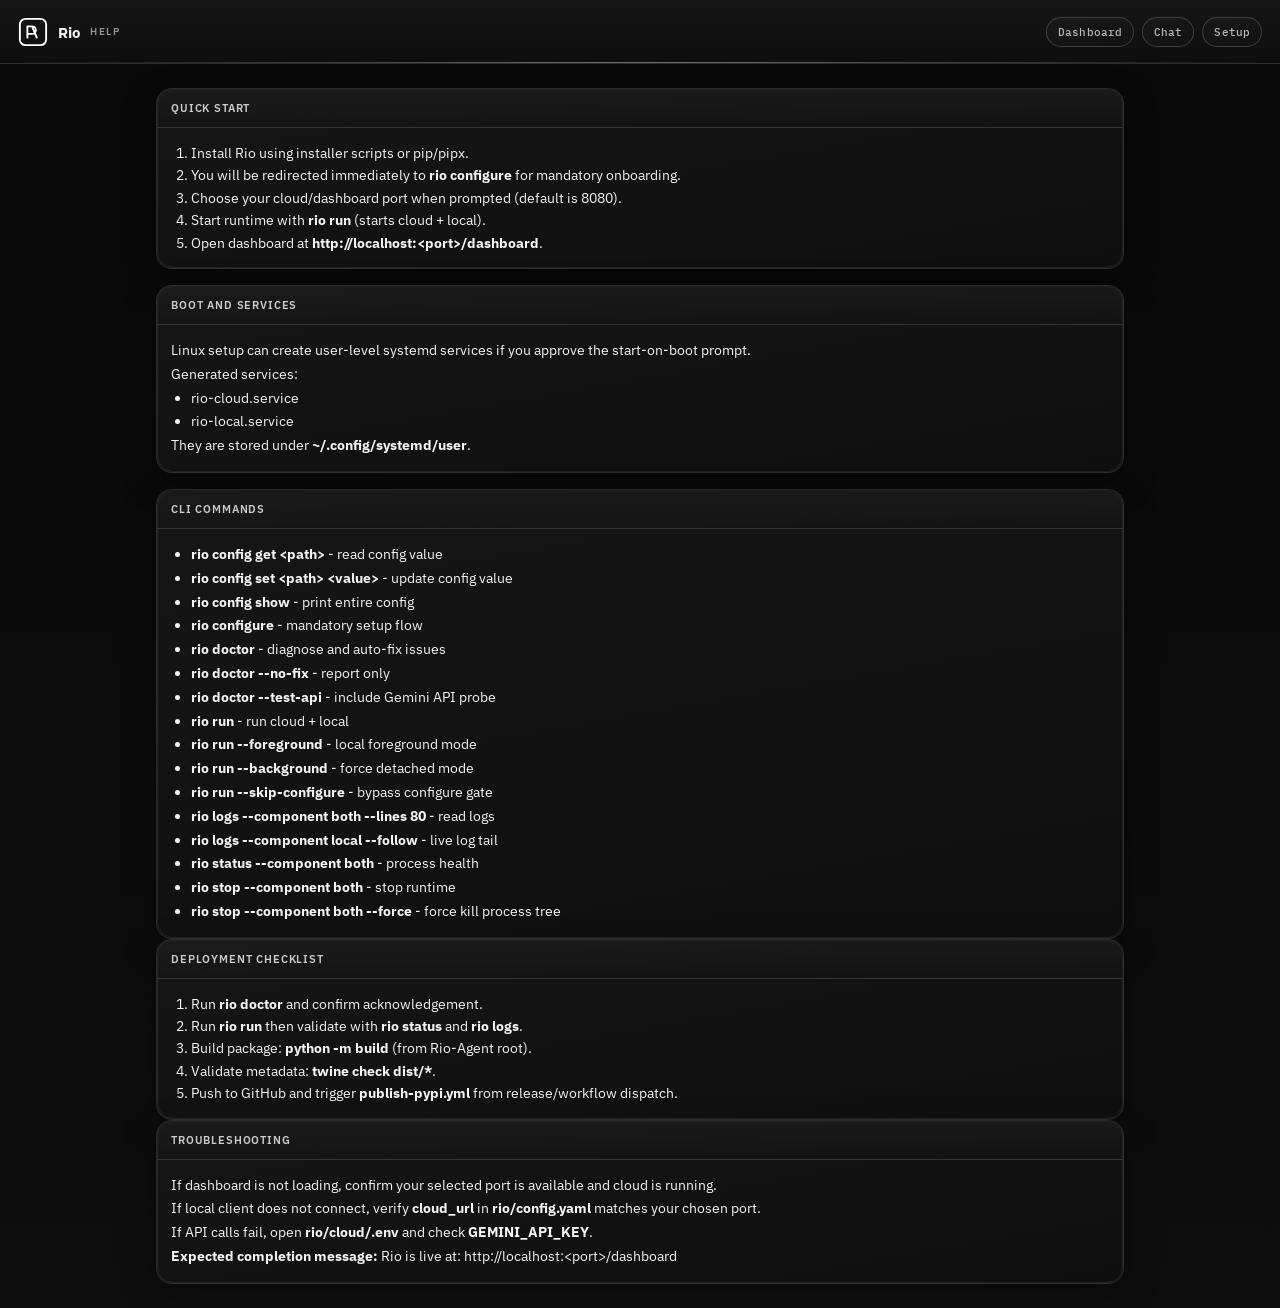
<file: ui/dashboard/help.html>
<!DOCTYPE html>
<html lang="en">
<head>
  <meta charset="UTF-8">
  <meta name="viewport" content="width=device-width, initial-scale=1.0">
  <title>Rio - Help and Guide</title>

  <link rel="preconnect" href="https://fonts.googleapis.com">
  <link rel="preconnect" href="https://fonts.gstatic.com" crossorigin>
  <link href="https://fonts.googleapis.com/css2?family=IBM+Plex+Mono:wght@400;500;600&family=IBM+Plex+Sans:wght@400;500;600;700&display=swap" rel="stylesheet">

  <link rel="stylesheet" href="css/style.css">
  <link rel="stylesheet" href="css/help.css">
</head>
<body>

  <header class="topbar">
    <div class="topbar__brand">
      <svg class="topbar__logo" viewBox="0 0 32 32" width="28" height="28" fill="none">
        <rect x="2" y="2" width="28" height="28" rx="6" stroke="currentColor" stroke-width="2"/>
        <path d="M10 22V10h5a4 4 0 010 8h-5m5-8l5 12" stroke="currentColor" stroke-width="2" stroke-linecap="round" stroke-linejoin="round"/>
      </svg>
      <span class="topbar__title">Rio</span>
      <span class="topbar__subtitle">Help</span>
    </div>

    <div class="topbar__status">
      <a href="index.html" class="status-pill status-pill--muted status-link">
        <span>Dashboard</span>
      </a>
      <a href="chat.html" class="status-pill status-pill--muted status-link">
        <span>Chat</span>
      </a>
      <a href="setup.html" class="status-pill status-pill--muted status-link">
        <span>Setup</span>
      </a>
    </div>
  </header>

  <main class="help-layout">
    <section class="panel help-panel-gap">
      <div class="panel__header">
        <h2 class="panel__title">Quick Start</h2>
      </div>
      <div class="panel__body">
        <ol class="help-list-ordered">
          <li>Install Rio using installer scripts or pip/pipx.</li>
          <li>You will be redirected immediately to <strong>rio configure</strong> for mandatory onboarding.</li>
          <li>Choose your cloud/dashboard port when prompted (default is 8080).</li>
          <li>Start runtime with <strong>rio run</strong> (starts cloud + local).</li>
          <li>Open dashboard at <strong>http://localhost:&lt;port&gt;/dashboard</strong>.</li>
        </ol>
      </div>
    </section>

    <section class="panel help-panel-gap">
      <div class="panel__header">
        <h2 class="panel__title">Boot and Services</h2>
      </div>
      <div class="panel__body help-copy">
        <p class="help-no-top">Linux setup can create user-level systemd services if you approve the start-on-boot prompt.</p>
        <p>Generated services:</p>
        <ul class="help-list-unordered">
          <li>rio-cloud.service</li>
          <li>rio-local.service</li>
        </ul>
        <p>They are stored under <strong>~/.config/systemd/user</strong>.</p>
      </div>
    </section>

    <section class="panel">
      <div class="panel__header">
        <h2 class="panel__title">CLI Commands</h2>
      </div>
      <div class="panel__body help-copy">
        <ul class="help-list-unordered">
          <li><strong>rio config get &lt;path&gt;</strong> - read config value</li>
          <li><strong>rio config set &lt;path&gt; &lt;value&gt;</strong> - update config value</li>
          <li><strong>rio config show</strong> - print entire config</li>
          <li><strong>rio configure</strong> - mandatory setup flow</li>
          <li><strong>rio doctor</strong> - diagnose and auto-fix issues</li>
          <li><strong>rio doctor --no-fix</strong> - report only</li>
          <li><strong>rio doctor --test-api</strong> - include Gemini API probe</li>
          <li><strong>rio run</strong> - run cloud + local</li>
          <li><strong>rio run --foreground</strong> - local foreground mode</li>
          <li><strong>rio run --background</strong> - force detached mode</li>
          <li><strong>rio run --skip-configure</strong> - bypass configure gate</li>
          <li><strong>rio logs --component both --lines 80</strong> - read logs</li>
          <li><strong>rio logs --component local --follow</strong> - live log tail</li>
          <li><strong>rio status --component both</strong> - process health</li>
          <li><strong>rio stop --component both</strong> - stop runtime</li>
          <li><strong>rio stop --component both --force</strong> - force kill process tree</li>
        </ul>
      </div>
    </section>

    <section class="panel">
      <div class="panel__header">
        <h2 class="panel__title">Deployment Checklist</h2>
      </div>
      <div class="panel__body help-copy">
        <ol class="help-list-ordered">
          <li>Run <strong>rio doctor</strong> and confirm acknowledgement.</li>
          <li>Run <strong>rio run</strong> then validate with <strong>rio status</strong> and <strong>rio logs</strong>.</li>
          <li>Build package: <strong>python -m build</strong> (from Rio-Agent root).</li>
          <li>Validate metadata: <strong>twine check dist/*</strong>.</li>
          <li>Push to GitHub and trigger <strong>publish-pypi.yml</strong> from release/workflow dispatch.</li>
        </ol>
      </div>
    </section>

    <section class="panel">
      <div class="panel__header">
        <h2 class="panel__title">Troubleshooting</h2>
      </div>
      <div class="panel__body help-copy">
        <p class="help-no-top">If dashboard is not loading, confirm your selected port is available and cloud is running.</p>
        <p>If local client does not connect, verify <strong>cloud_url</strong> in <strong>rio/config.yaml</strong> matches your chosen port.</p>
        <p>If API calls fail, open <strong>rio/cloud/.env</strong> and check <strong>GEMINI_API_KEY</strong>.</p>
        <p class="help-no-bottom"><strong>Expected completion message:</strong> Rio is live at: http://localhost:&lt;port&gt;/dashboard</p>
      </div>
    </section>
  </main>

</body>
</html>
</file>
<file: ui/dashboard/css/style.css>
/* ========================================================================== 
   Rio Dashboard - Mission Control Refresh
   ========================================================================== */

:root {
  --bg-base: #090909;
  --bg-deep: #101010;
  --bg-surface: #141414;
  --bg-surface-soft: #1a1a1a;
  --bg-elevated: #202020;

  --border: rgba(255, 255, 255, 0.18);
  --border-strong: rgba(255, 255, 255, 0.34);
  --border-subtle: rgba(255, 255, 255, 0.1);

  --text-primary: #f4f4f4;
  --text-secondary: #cdcdcd;
  --text-tertiary: #949494;

  --primary: #f2f2f2;
  --primary-bright: #ffffff;
  --primary-dim: #bcbcbc;
  --primary-bg: rgba(255, 255, 255, 0.09);

  --success: #f2f2f2;
  --warning: #d9d9d9;
  --error: #c7c7c7;
  --info: #e6e6e6;

  --success-bg: rgba(255, 255, 255, 0.1);
  --warning-bg: rgba(255, 255, 255, 0.08);
  --error-bg: rgba(255, 255, 255, 0.07);
  --info-bg: rgba(255, 255, 255, 0.08);

  --font-sans: 'IBM Plex Sans', -apple-system, BlinkMacSystemFont, 'Segoe UI', sans-serif;
  --font-mono: 'IBM Plex Mono', 'Cascadia Code', 'Fira Code', monospace;

  --topbar-h: 64px;
  --panel-radius: 16px;
  --gap: 12px;
  --shadow-soft: 0 12px 35px rgba(0, 0, 0, 0.25);
  --shadow-strong: 0 22px 45px rgba(2, 6, 20, 0.55);

  --transition-fast: 140ms ease;
  --transition-base: 260ms cubic-bezier(0.2, 0.8, 0.2, 1);
}

*,
*::before,
*::after {
  margin: 0;
  padding: 0;
  box-sizing: border-box;
}

html {
  font-size: 14px;
  -webkit-font-smoothing: antialiased;
  -moz-osx-font-smoothing: grayscale;
}

body {
  font-family: var(--font-sans);
  color: var(--text-primary);
  background: linear-gradient(180deg, #080808 0%, #0d0d0d 100%);
  min-height: 100vh;
  overflow: hidden;
  position: relative;
}

.bg-atmosphere {
  position: fixed;
  inset: 0;
  pointer-events: none;
  z-index: 0;
  overflow: hidden;
}

.bg-atmosphere__orb {
  position: absolute;
  display: block;
  border-radius: 999px;
  filter: blur(0);
  opacity: 0.28;
}

.bg-atmosphere__orb--one {
  width: 480px;
  height: 480px;
  top: -210px;
  left: -120px;
  background: radial-gradient(circle at 30% 30%, rgba(255, 255, 255, 0.15), rgba(255, 255, 255, 0));
}

.bg-atmosphere__orb--two {
  width: 500px;
  height: 500px;
  right: -180px;
  bottom: -210px;
  opacity: 0.2;
  background: radial-gradient(circle at 60% 40%, rgba(255, 255, 255, 0.12), rgba(255, 255, 255, 0));
}

.bg-atmosphere__grid {
  position: absolute;
  inset: 0;
  background-image:
    linear-gradient(rgba(255, 255, 255, 0.035) 1px, transparent 1px),
    linear-gradient(90deg, rgba(255, 255, 255, 0.035) 1px, transparent 1px);
  background-size: 36px 36px;
  -webkit-mask-image: linear-gradient(to bottom, rgba(0, 0, 0, 0.45), rgba(0, 0, 0, 0));
  mask-image: linear-gradient(to bottom, rgba(0, 0, 0, 0.45), rgba(0, 0, 0, 0));
}

::-webkit-scrollbar {
  width: 7px;
  height: 7px;
}

::-webkit-scrollbar-track {
  background: transparent;
}

::-webkit-scrollbar-thumb {
  background: rgba(255, 255, 255, 0.28);
  border-radius: 999px;
}

::-webkit-scrollbar-thumb:hover {
  background: rgba(255, 255, 255, 0.45);
}

.icon {
  width: 18px;
  height: 18px;
  flex-shrink: 0;
  color: var(--text-secondary);
}

.icon--sm {
  width: 14px;
  height: 14px;
}

.icon--lg {
  width: 32px;
  height: 32px;
}

.topbar {
  height: var(--topbar-h);
  display: flex;
  align-items: center;
  justify-content: space-between;
  padding: 0 18px;
  border-bottom: 1px solid var(--border-subtle);
  background: linear-gradient(180deg, rgba(22, 22, 22, 0.96) 0%, rgba(14, 14, 14, 0.96) 100%);
  -webkit-backdrop-filter: blur(12px);
  backdrop-filter: blur(12px);
  position: sticky;
  top: 0;
  z-index: 10;
}

.topbar::after {
  content: '';
  position: absolute;
  inset: auto 0 0 0;
  height: 1px;
  background: linear-gradient(90deg, transparent, rgba(255, 255, 255, 0.4), transparent);
}

.topbar__brand {
  display: inline-flex;
  align-items: center;
  gap: 10px;
}

.topbar__logo {
  width: 30px;
  height: 30px;
  color: var(--primary-bright);
  filter: none;
}

.topbar__title {
  font-size: 1.1rem;
  font-weight: 700;
  letter-spacing: 0.01em;
}

.topbar__subtitle {
  font-size: 0.7rem;
  font-weight: 600;
  color: var(--text-tertiary);
  letter-spacing: 0.14em;
  text-transform: uppercase;
}

.topbar__status {
  display: flex;
  align-items: center;
  flex-wrap: wrap;
  justify-content: flex-end;
  gap: 8px;
}

.status-pill {
  display: inline-flex;
  align-items: center;
  gap: 6px;
  min-height: 30px;
  padding: 6px 11px;
  border: 1px solid var(--border);
  border-radius: 999px;
  background: linear-gradient(160deg, rgba(26, 26, 26, 0.95), rgba(18, 18, 18, 0.95));
  color: var(--text-secondary);
  white-space: nowrap;
  font-family: var(--font-mono);
  font-size: 0.75rem;
  font-weight: 500;
  letter-spacing: 0.01em;
  text-decoration: none;
  transition: border-color var(--transition-fast), transform var(--transition-fast), background var(--transition-fast), color var(--transition-fast);
}

.status-pill .icon {
  color: inherit;
}

.status-link:hover {
  border-color: var(--border-strong);
  color: var(--text-primary);
  transform: translateY(-1px);
}

.status-pill--muted {
  color: #b8b8b8;
}

.status-pill--connected {
  color: var(--success);
  border-color: rgba(255, 255, 255, 0.38);
  background: linear-gradient(150deg, rgba(38, 38, 38, 0.9), rgba(27, 27, 27, 0.95));
}

.status-pill--connecting {
  color: var(--warning);
  border-color: rgba(255, 255, 255, 0.28);
  background: linear-gradient(150deg, rgba(34, 34, 34, 0.9), rgba(24, 24, 24, 0.95));
}

.status-pill--disconnected {
  color: var(--error);
  border-color: rgba(255, 255, 255, 0.24);
  background: linear-gradient(150deg, rgba(32, 32, 32, 0.9), rgba(22, 22, 22, 0.95));
}

.status-pill--info {
  color: var(--info);
  border-color: rgba(255, 255, 255, 0.28);
  background: linear-gradient(150deg, rgba(34, 34, 34, 0.9), rgba(24, 24, 24, 0.95));
}

.grid {
  position: relative;
  z-index: 1;
  display: grid;
  grid-template-columns: minmax(0, 1fr) 420px;
  gap: var(--gap);
  padding: var(--gap);
  height: calc(100vh - var(--topbar-h));
  overflow: hidden;
}

.metrics-column {
  display: flex;
  flex-direction: column;
  gap: var(--gap);
  overflow-y: auto;
  overflow-x: hidden;
  padding-right: 2px;
}

.panel {
  position: relative;
  display: flex;
  flex-direction: column;
  background: linear-gradient(170deg, rgba(23, 23, 23, 0.96) 0%, rgba(15, 15, 15, 0.97) 100%);
  border: 1px solid var(--border-subtle);
  border-radius: var(--panel-radius);
  box-shadow: var(--shadow-soft);
  overflow: hidden;
  min-height: 0;
  animation: panelIn 360ms cubic-bezier(0.22, 1, 0.36, 1) both;
}

.panel::before {
  content: '';
  position: absolute;
  inset: 0;
  pointer-events: none;
  border-radius: inherit;
  border: 1px solid rgba(255, 255, 255, 0.08);
}

.panel::after {
  content: '';
  position: absolute;
  inset: 0;
  pointer-events: none;
  background: none;
  opacity: 0;
}

.panel__header {
  position: relative;
  z-index: 1;
  display: flex;
  align-items: center;
  gap: 8px;
  padding: 12px 14px;
  border-bottom: 1px solid rgba(255, 255, 255, 0.12);
  background: linear-gradient(180deg, rgba(28, 28, 28, 0.65), rgba(18, 18, 18, 0));
  flex-shrink: 0;
}

.panel__title {
  flex: 1;
  font-size: 0.75rem;
  font-weight: 600;
  color: var(--text-secondary);
  letter-spacing: 0.08em;
  text-transform: uppercase;
}

.panel__badge {
  min-width: 32px;
  height: 22px;
  padding: 0 8px;
  border-radius: 999px;
  border: 1px solid rgba(255, 255, 255, 0.22);
  display: inline-flex;
  align-items: center;
  justify-content: center;
  background: rgba(20, 20, 20, 0.95);
  color: #d0d0d0;
  font-family: var(--font-mono);
  font-size: 0.73rem;
  font-weight: 600;
}

.panel__body {
  position: relative;
  z-index: 1;
  flex: 1;
  padding: 14px;
  overflow: hidden;
}

.panel--transcript {
  min-height: 0;
}

.panel--transcript .panel__body {
  display: flex;
  flex-direction: column;
  gap: 10px;
}

.translator-controls {
  display: grid;
  grid-template-columns: auto minmax(0, 1fr) minmax(0, 1fr) auto;
  gap: 8px;
  align-items: end;
  border: 1px solid rgba(255, 255, 255, 0.14);
  border-radius: 11px;
  background: linear-gradient(160deg, rgba(24, 24, 24, 0.96), rgba(16, 16, 16, 0.97));
  padding: 9px;
}

.translator-toggle {
  display: inline-flex;
  align-items: center;
  gap: 6px;
  font-size: 0.74rem;
  color: var(--text-secondary);
  white-space: nowrap;
}

.translator-toggle input {
  width: 14px;
  height: 14px;
}

.translator-toggle--compact {
  align-self: center;
}

.translator-field {
  display: flex;
  flex-direction: column;
  gap: 4px;
  font-size: 0.66rem;
  color: var(--text-tertiary);
  letter-spacing: 0.06em;
  text-transform: uppercase;
}

.translator-field select {
  min-height: 30px;
  border: 1px solid rgba(255, 255, 255, 0.2);
  border-radius: 8px;
  background: rgba(13, 13, 13, 0.95);
  color: var(--text-primary);
  padding: 5px 8px;
  font-family: var(--font-mono);
  font-size: 0.75rem;
}

.translator-status {
  grid-column: 1 / -1;
  font-size: 0.72rem;
  font-family: var(--font-mono);
}

.transcript-scroll {
  display: flex;
  flex-direction: column;
  gap: 7px;
  overflow-y: auto;
  padding-right: 2px;
  flex: 1;
}

.transcript-empty,
.tools-empty {
  min-height: 180px;
  height: 100%;
  display: flex;
  flex-direction: column;
  align-items: center;
  justify-content: center;
  gap: 12px;
  text-align: center;
  color: var(--text-tertiary);
}

.transcript-empty .icon,
.tools-empty .icon {
  color: rgba(255, 255, 255, 0.32);
}

.transcript-empty p,
.tools-empty p {
  font-size: 0.86rem;
}

.msg {
  display: grid;
  grid-template-columns: auto 1fr auto;
  gap: 10px;
  padding: 9px 10px;
  border: 1px solid rgba(255, 255, 255, 0.13);
  border-radius: 11px;
  background: linear-gradient(155deg, rgba(21, 21, 21, 0.95), rgba(14, 14, 14, 0.97));
  transition: transform var(--transition-fast), border-color var(--transition-fast), box-shadow var(--transition-fast);
  animation: msgFadeIn 220ms ease both;
}

.msg:hover {
  border-color: rgba(255, 255, 255, 0.25);
  transform: translateY(-1px);
  box-shadow: 0 8px 20px rgba(0, 0, 0, 0.24);
}

.msg__avatar {
  width: 29px;
  height: 29px;
  border-radius: 8px;
  display: inline-flex;
  align-items: center;
  justify-content: center;
  border: 1px solid rgba(255, 255, 255, 0.24);
  background: rgba(28, 28, 28, 0.95);
  font-family: var(--font-mono);
  font-size: 0.68rem;
  font-weight: 600;
}

.msg--user .msg__avatar {
  color: var(--primary-bright);
  border-color: rgba(255, 255, 255, 0.34);
  background: rgba(255, 255, 255, 0.08);
}

.msg--rio .msg__avatar {
  color: var(--success);
  border-color: rgba(255, 255, 255, 0.26);
  background: rgba(255, 255, 255, 0.06);
}

.msg--system .msg__avatar {
  color: var(--info);
  border-color: rgba(255, 255, 255, 0.2);
  background: rgba(255, 255, 255, 0.05);
}

.msg--translation .msg__avatar {
  color: var(--primary-bright);
  border-color: rgba(255, 255, 255, 0.34);
  background: rgba(255, 255, 255, 0.1);
}

.msg__content {
  min-width: 0;
}

.msg__speaker {
  margin-bottom: 3px;
  font-size: 0.69rem;
  font-weight: 600;
  color: #c9c9c9;
  letter-spacing: 0.08em;
  text-transform: uppercase;
}

.msg__text {
  font-size: 0.9rem;
  line-height: 1.58;
  color: var(--text-primary);
  white-space: pre-wrap;
  word-break: break-word;
}

.msg__text code {
  padding: 1px 6px;
  border-radius: 6px;
  border: 1px solid rgba(255, 255, 255, 0.2);
  background: rgba(26, 26, 26, 0.95);
  font-family: var(--font-mono);
  font-size: 0.81rem;
  color: #e4e4e4;
}

.msg__time {
  padding-top: 2px;
  color: var(--text-tertiary);
  font-family: var(--font-mono);
  font-size: 0.66rem;
}

.panel--gauge .panel__body {
  display: flex;
  flex-direction: column;
  gap: 14px;
}

.gauge-container {
  display: flex;
  flex-direction: column;
  align-items: center;
  gap: 16px;
}

.gauge {
  width: 100%;
  max-width: 250px;
  display: flex;
  flex-direction: column;
  align-items: center;
}

.gauge__svg {
  width: 100%;
  height: auto;
  filter: drop-shadow(0 8px 14px rgba(0, 0, 0, 0.32));
}

.gauge__value {
  margin-top: -12px;
  font-family: var(--font-mono);
  font-size: 2rem;
  font-weight: 700;
  letter-spacing: -0.02em;
}

.gauge__label {
  margin-top: 2px;
  font-size: 0.72rem;
  letter-spacing: 0.09em;
  text-transform: uppercase;
  color: var(--text-tertiary);
}

.signals-grid {
  width: 100%;
  display: grid;
  grid-template-columns: repeat(2, minmax(0, 1fr));
  gap: 7px;
}

.signal-item {
  min-height: 34px;
  border-radius: 9px;
  border: 1px solid rgba(255, 255, 255, 0.14);
  background: linear-gradient(160deg, rgba(22, 22, 22, 0.96), rgba(14, 14, 14, 0.97));
  color: var(--text-tertiary);
  padding: 8px 9px;
  display: inline-flex;
  align-items: center;
  gap: 6px;
  font-size: 0.73rem;
  font-weight: 500;
  transition: border-color var(--transition-fast), color var(--transition-fast), transform var(--transition-fast), background var(--transition-fast);
}

.signal-item .icon {
  color: inherit;
}

.signal-item--active {
  color: var(--warning);
  border-color: rgba(255, 255, 255, 0.24);
  background: linear-gradient(160deg, rgba(31, 31, 31, 0.94), rgba(21, 21, 21, 0.97));
}

.signal-item--high {
  color: var(--error);
  border-color: rgba(255, 255, 255, 0.3);
  background: linear-gradient(160deg, rgba(36, 36, 36, 0.94), rgba(24, 24, 24, 0.98));
}

.tool-scroll {
  display: flex;
  flex-direction: column;
  gap: 6px;
  overflow-y: auto;
}

.tool-entry {
  display: grid;
  grid-template-columns: auto 1fr auto;
  align-items: start;
  gap: 8px;
  padding: 8px 10px;
  border-radius: 10px;
  border: 1px solid rgba(255, 255, 255, 0.13);
  background: linear-gradient(160deg, rgba(21, 21, 21, 0.95), rgba(14, 14, 14, 0.97));
  animation: msgFadeIn 200ms ease;
}

.tool-entry__icon {
  width: 24px;
  height: 24px;
  border-radius: 7px;
  border: 1px solid rgba(255, 255, 255, 0.18);
  display: inline-flex;
  align-items: center;
  justify-content: center;
}

.tool-entry__icon--pending {
  color: var(--info);
  background: var(--info-bg);
}

.tool-entry__icon--success {
  color: var(--success);
  background: var(--success-bg);
}

.tool-entry__icon--error {
  color: var(--error);
  background: var(--error-bg);
}

.tool-entry__body {
  min-width: 0;
}

.tool-entry__name {
  color: var(--text-primary);
  font-family: var(--font-mono);
  font-size: 0.8rem;
  font-weight: 500;
}

.tool-entry__detail {
  margin-top: 1px;
  color: var(--text-tertiary);
  font-size: 0.74rem;
  white-space: nowrap;
  overflow: hidden;
  text-overflow: ellipsis;
}

.tool-entry__time {
  color: var(--text-tertiary);
  font-family: var(--font-mono);
  font-size: 0.66rem;
  padding-top: 3px;
}

.schedule-body {
  display: flex;
  flex-direction: column;
  gap: 11px;
  overflow: auto;
}

.schedule-controls {
  display: flex;
  flex-direction: column;
  gap: 8px;
}

.schedule-input {
  width: 100%;
  min-height: 36px;
  border-radius: 10px;
  border: 1px solid rgba(255, 255, 255, 0.17);
  background: rgba(16, 16, 16, 0.94);
  color: var(--text-primary);
  font-size: 0.82rem;
  font-family: var(--font-mono);
  padding: 8px 10px;
  transition: border-color var(--transition-fast), box-shadow var(--transition-fast), background var(--transition-fast);
}

.schedule-input::placeholder {
  color: #8e8e8e;
}

.schedule-actions {
  display: grid;
  grid-template-columns: 1fr 1fr;
  gap: 8px;
}

.schedule-btn {
  min-height: 35px;
  border-radius: 10px;
  border: 1px solid rgba(255, 255, 255, 0.24);
  background: linear-gradient(160deg, rgba(40, 40, 40, 0.94), rgba(29, 29, 29, 0.97));
  color: #f0f0f0;
  font-size: 0.78rem;
  font-weight: 700;
  letter-spacing: 0.02em;
  cursor: pointer;
  transition: transform var(--transition-fast), border-color var(--transition-fast), filter var(--transition-fast);
}

.schedule-btn:hover {
  transform: translateY(-1px);
  border-color: rgba(255, 255, 255, 0.42);
  filter: brightness(1.03);
}

.schedule-btn--secondary {
  border-color: rgba(255, 255, 255, 0.16);
  background: linear-gradient(160deg, rgba(26, 26, 26, 0.94), rgba(18, 18, 18, 0.97));
  color: #cccccc;
}

.schedule-status {
  min-height: 16px;
  font-size: 0.74rem;
}

.schedule-list {
  display: flex;
  flex-direction: column;
  gap: 7px;
}

.schedule-item {
  border-radius: 10px;
  border: 1px solid rgba(255, 255, 255, 0.14);
  background: linear-gradient(160deg, rgba(20, 20, 20, 0.95), rgba(13, 13, 13, 0.97));
  display: flex;
  align-items: center;
  justify-content: space-between;
  gap: 8px;
  padding: 9px;
}

.schedule-item__meta {
  min-width: 0;
}

.schedule-item__name {
  color: #c4c4c4;
  font-family: var(--font-mono);
  font-size: 0.72rem;
}

.schedule-item__goal {
  color: var(--text-primary);
  font-size: 0.81rem;
  margin-top: 1px;
  white-space: nowrap;
  overflow: hidden;
  text-overflow: ellipsis;
}

.schedule-item__delete {
  border: 1px solid rgba(255, 255, 255, 0.18);
  background: linear-gradient(160deg, rgba(34, 34, 34, 0.94), rgba(23, 23, 23, 0.98));
  color: #d7d7d7;
  border-radius: 8px;
  padding: 6px 9px;
  font-size: 0.73rem;
  font-weight: 600;
  cursor: pointer;
  transition: transform var(--transition-fast), border-color var(--transition-fast);
}

.schedule-item__delete:hover {
  transform: translateY(-1px);
  border-color: rgba(255, 255, 255, 0.34);
}

.health-grid {
  display: grid;
  grid-template-columns: repeat(2, minmax(0, 1fr));
  gap: 8px;
}

.health-card {
  border-radius: 11px;
  border: 1px solid rgba(255, 255, 255, 0.13);
  background: linear-gradient(160deg, rgba(20, 20, 20, 0.96), rgba(13, 13, 13, 0.97));
  padding: 10px 11px;
  display: flex;
  flex-direction: column;
  gap: 6px;
}

.health-card__header {
  display: inline-flex;
  align-items: center;
  gap: 6px;
}

.health-card__label {
  color: var(--text-tertiary);
  font-size: 0.67rem;
  letter-spacing: 0.08em;
  text-transform: uppercase;
  font-weight: 600;
}

.health-card__value {
  color: var(--text-primary);
  font-family: var(--font-mono);
  font-size: 1.32rem;
  font-weight: 700;
  line-height: 1.04;
  letter-spacing: -0.01em;
}

.health-card__unit {
  color: var(--text-tertiary);
  font-size: 0.8rem;
  font-weight: 400;
}

.progress-bar {
  height: 6px;
  border-radius: 999px;
  overflow: hidden;
  background: rgba(255, 255, 255, 0.14);
}

.progress-bar__fill {
  width: 0;
  height: 100%;
  border-radius: inherit;
  background: linear-gradient(90deg, #f0f0f0, #cccccc);
  transition: width 320ms ease, background 320ms ease;
}

.progress-bar__fill--warning {
  background: linear-gradient(90deg, #d5d5d5, #b9b9b9);
}

.progress-bar__fill--error {
  background: linear-gradient(90deg, #c2c2c2, #a4a4a4);
}

.text-success {
  color: var(--success) !important;
}

.text-warning {
  color: var(--warning) !important;
}

.text-error {
  color: var(--error) !important;
}

.text-info {
  color: var(--info) !important;
}

.text-muted {
  color: var(--text-tertiary) !important;
}

a:focus-visible,
button:focus-visible,
input:focus-visible,
.signal-item:focus-visible,
.panel:focus-within {
  outline: 2px solid var(--primary-bright);
  outline-offset: 2px;
}

button,
input {
  font: inherit;
}

@keyframes panelIn {
  from {
    opacity: 0;
    transform: translateY(8px);
  }
  to {
    opacity: 1;
    transform: translateY(0);
  }
}

@keyframes msgFadeIn {
  from {
    opacity: 0;
    transform: translateY(5px);
  }
  to {
    opacity: 1;
    transform: translateY(0);
  }
}

@keyframes pulse {
  0%,
  100% {
    opacity: 1;
  }
  50% {
    opacity: 0.48;
  }
}

.status-pill--connecting .icon {
  animation: pulse 1.5s ease infinite;
}

@media (max-width: 1180px) {
  .grid {
    grid-template-columns: minmax(0, 1fr) 390px;
  }
}

@media (max-width: 980px) {
  .topbar {
    height: auto;
    padding: 10px 12px;
    align-items: flex-start;
    flex-direction: column;
    gap: 10px;
  }

  .topbar__status {
    width: 100%;
    justify-content: flex-start;
  }

  .grid {
    height: calc(100vh - 112px);
    grid-template-columns: 1fr;
    overflow-y: auto;
  }

  .panel--transcript {
    min-height: 360px;
  }

  .translator-controls {
    grid-template-columns: 1fr 1fr;
  }

  .translator-toggle,
  .translator-toggle--compact {
    align-self: center;
  }

  .metrics-column {
    overflow-y: visible;
  }
}

@media (max-width: 640px) {
  :root {
    --topbar-h: 112px;
  }

  .grid {
    padding: 10px;
    gap: 10px;
  }

  .panel,
  .panel::before {
    border-radius: 13px;
  }

  .signals-grid,
  .health-grid,
  .schedule-actions {
    grid-template-columns: 1fr;
  }

  .msg {
    grid-template-columns: auto 1fr;
  }

  .msg__time {
    grid-column: 2;
  }

  .status-pill {
    min-height: 28px;
    padding: 5px 9px;
    font-size: 0.71rem;
  }
}

@media (prefers-reduced-motion: reduce) {
  *,
  *::before,
  *::after {
    animation-duration: 0.01ms !important;
    animation-iteration-count: 1 !important;
    transition-duration: 0.01ms !important;
    scroll-behavior: auto !important;
  }
}
</file>
<file: ui/dashboard/css/help.css>
.help-layout {
  display: block;
  max-width: 1000px;
  margin: 24px auto;
  padding: 0 16px;
}

.help-panel-gap {
  margin-bottom: 16px;
}

.help-copy {
  line-height: 1.7;
}

.help-list-ordered {
  margin: 0;
  padding-left: 20px;
  line-height: 1.6;
}

.help-list-unordered {
  margin-top: 0;
  padding-left: 20px;
}

.help-no-top {
  margin-top: 0;
}

.help-no-bottom {
  margin-bottom: 0;
}
</file>
